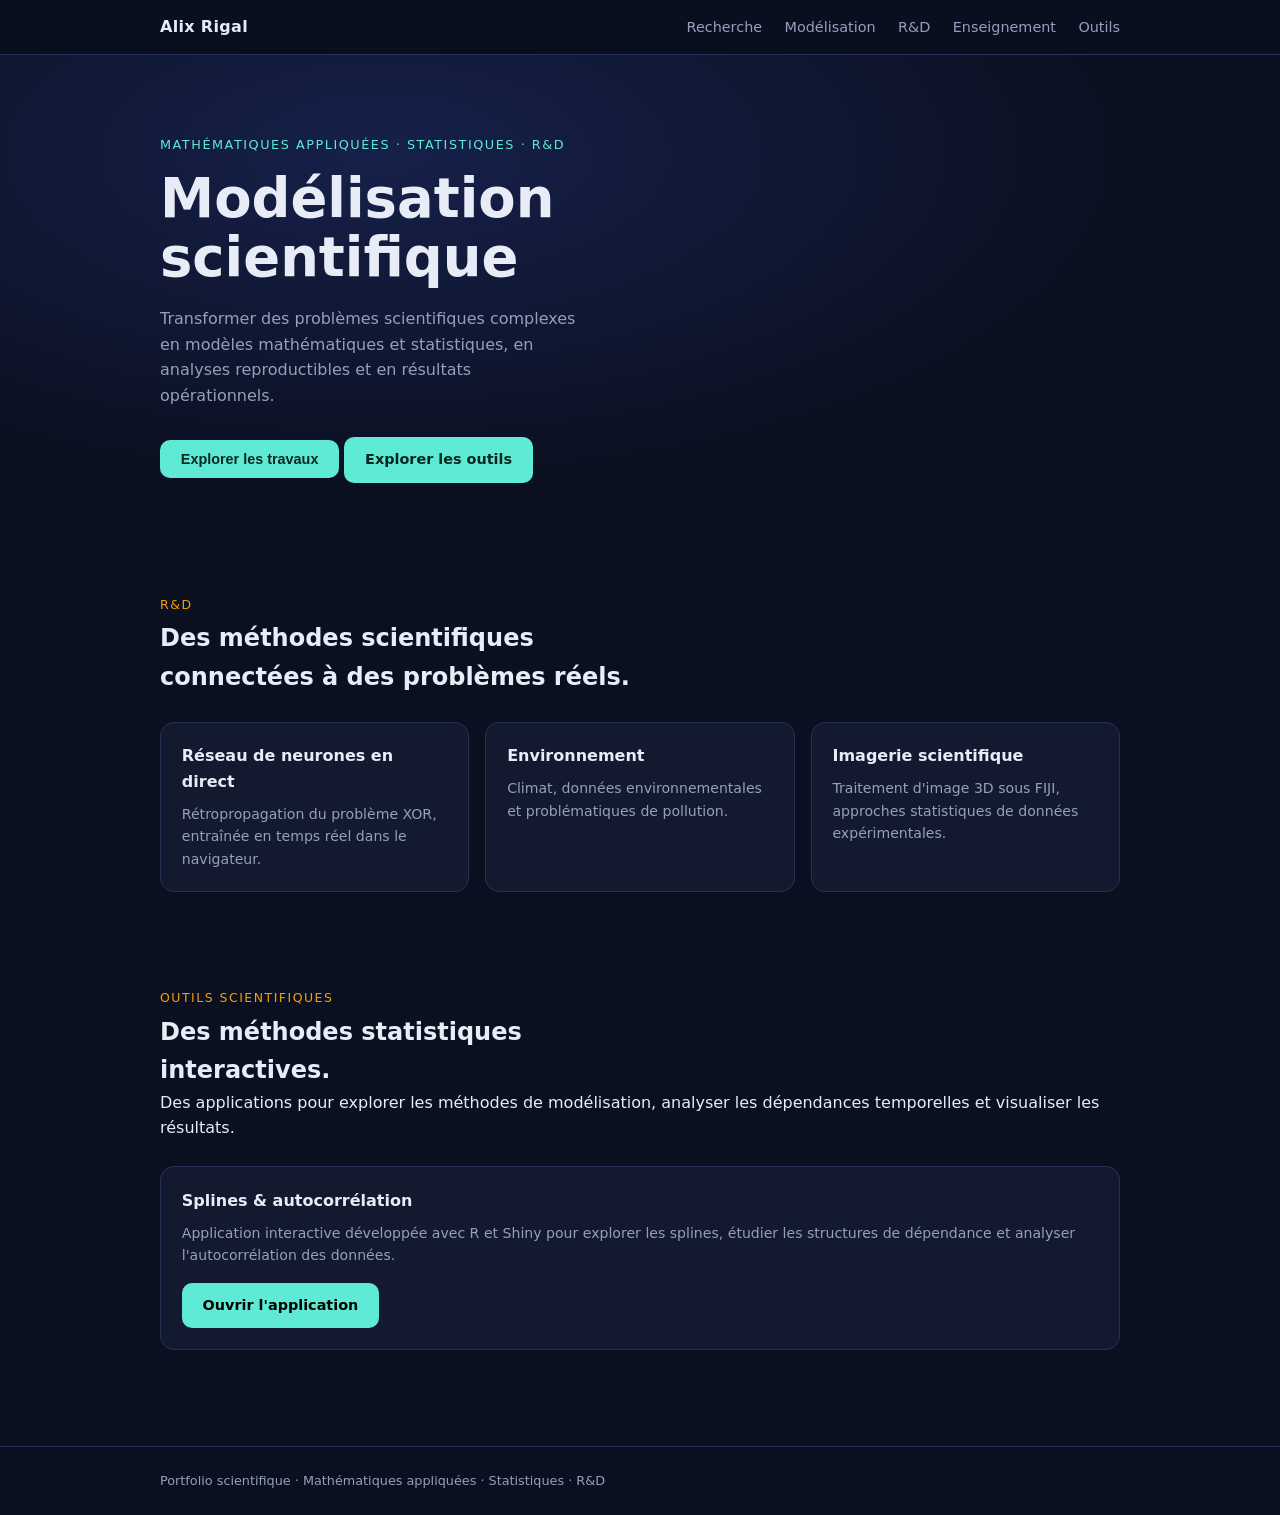
<file: index.html>
<!DOCTYPE html>
<html lang="fr">
<head>
  <meta charset="UTF-8">
  <meta name="viewport" content="width=device-width, initial-scale=1.0">
  <meta name="description" content="Portfolio scientifique — mathématiques appliquées, statistiques, R&D et enseignement.">
  <title>Portfolio scientifique</title>

  <!-- L'ORDRE COMPTE : common.css (variables) AVANT style.css (usage) -->
  <link rel="stylesheet" href="css/common.css">
  <link rel="stylesheet" href="css/style.css">
  <script src="js/script.js" defer></script>
</head>
<body>

  <header class="site-header">
    <div class="container nav">
      <a href="#" class="logo">Alix Rigal</a>
      <nav aria-label="Navigation principale">
        <ul class="nav-links">
          <li><a href="#research">Recherche</a></li>
          <li><a href="#modeling">Modélisation</a></li>
          <li><a href="#rd">R&amp;D</a></li>
          <li><a href="#teaching">Enseignement</a></li>
          <li><a href="#tools">Outils</a></li>
        </ul>
      </nav>
    </div>
  </header>
  
  <main>
    <section class="hero">
      <div class="container hero-content">
        <div class="hero-kicker">Mathématiques appliquées · Statistiques · R&amp;D</div>
        <h1>Modélisation<br>scientifique</h1>
        <p class="hero-lead">Transformer des problèmes scientifiques complexes en modèles
           mathématiques et statistiques, en analyses reproductibles et en résultats opérationnels.</p>
        <button class="button" id="explore-button">Explorer les travaux</button>
        <a href="#tools" class="button button-secondary">
        Explorer les outils
        </a>
      </div>
    </section>

    <!-- (sections research / modeling / teaching : reprenez vos
         cartes existantes à l'identique, seules les cartes R&D changent) -->

    <section id="rd" class="section">
      <div class="container">
        <div class="section-header">
          <div class="section-label">R&amp;D</div>
          <h2>Des méthodes scientifiques connectées à des problèmes réels.</h2>
        </div>
        <div class="cards">
          <!-- La carte devient un LIEN vers la page de démo -->
          <article class="card">
            <h3><a href="pages/projects/reseau-neurones/">Réseau de neurones en direct</a></h3>
            <p>Rétropropagation du problème XOR, entraînée en temps réel dans le navigateur.
               </p>
          </article>
          <article class="card">
            <h3>Environnement</h3>
            <p>Climat, données environnementales et problématiques de pollution.</p>
          </article>
          <article class="card">
            <h3>Imagerie scientifique</h3>
            <p>Traitement d'image 3D sous FIJI, approches statistiques
               de données expérimentales.</p>
          </article>
        </div>
      </div>
    </section>
    
    <section id="tools" class="section">
      <div class="container">
        <div class="section-header">
          <div class="section-label">Outils scientifiques</div>
          <h2>Des méthodes statistiques interactives.</h2>
          <p>
            Des applications pour explorer les méthodes de modélisation,
            analyser les dépendances temporelles et visualiser les résultats.
          </p>
        </div>
    
        <div class="cards">
    
          <!-- Application Shiny : splines et autocorrélation -->
          <article class="card">
            <h3>
              <a href="https://01a1653a-3d22-eb01-cddc-ee9ca5eb3f16.share.connect.posit.cloud"
                 target="_blank"
                 rel="noopener noreferrer">
                Splines &amp; autocorrélation
              </a>
            </h3>
    
            <p>
              Application interactive développée avec R et Shiny pour
              explorer les splines, étudier les structures de dépendance
              et analyser l'autocorrélation des données.
            </p>
    
            <a href="https://01a1653a-3d22-eb01-cddc-ee9ca5eb3f16.share.connect.posit.cloud"
               class="button"
               target="_blank"
               rel="noopener noreferrer">
              Ouvrir l'application
            </a>
          </article>
    
        </div>
      </div>
    </section>
  <main>
    

  <footer class="site-footer">
    <div class="container">
      <p>Portfolio scientifique · Mathématiques appliquées · Statistiques · R&amp;D</p>
    </div>
  </footer>

</body>
</html>
</file>
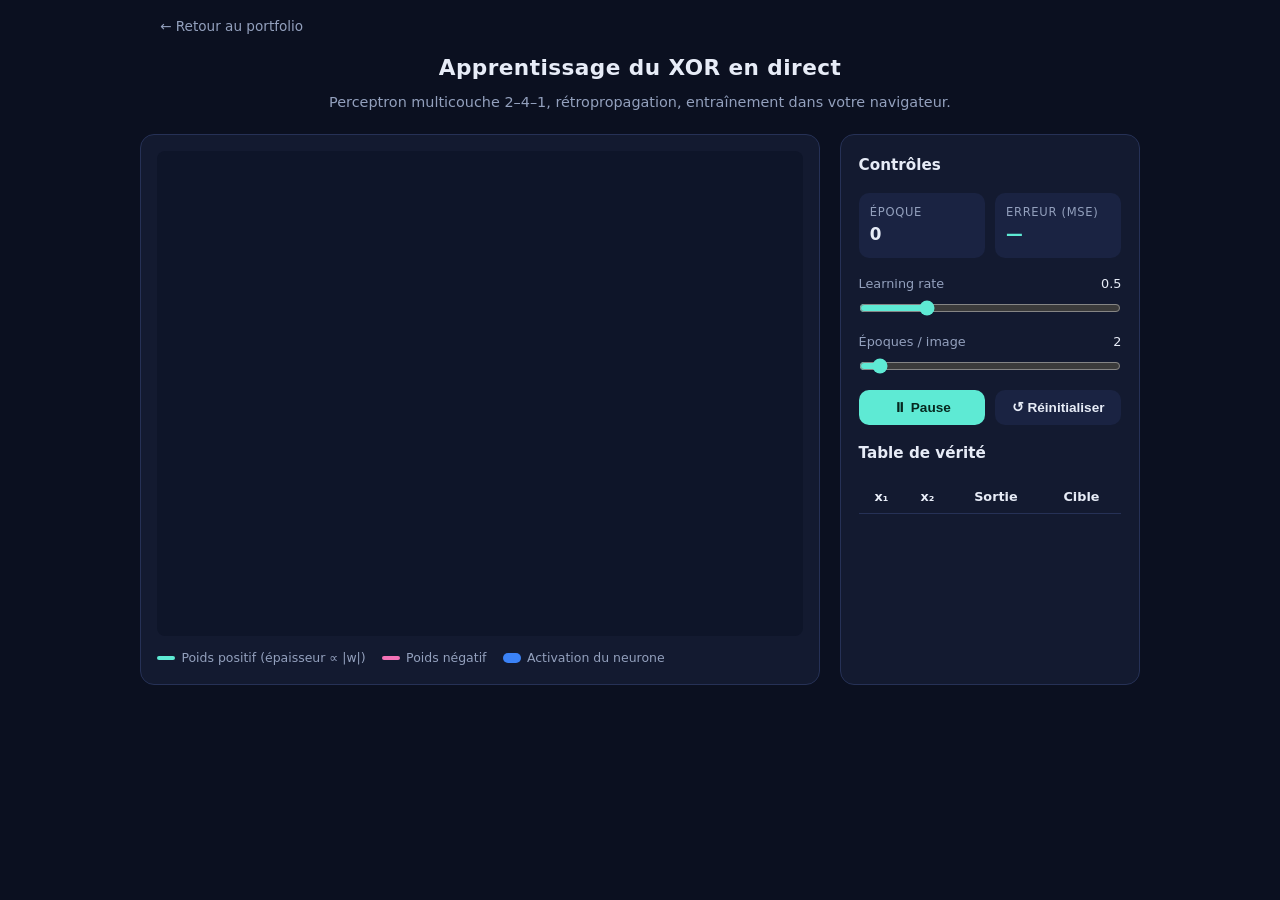
<file: projects/reseau-neurones/index.html>
<!doctype html>
<html lang="fr">
<head>
  <meta charset="UTF-8">
  <meta name="viewport" content="width=device-width, initial-scale=1.0">
  <meta name="description" content="Démo interactive : un réseau de neurones s'entraîne en direct dans le navigateur (XOR, rétropropagation, Vanilla JS + Canvas).">
  <title>Réseau de neurones en direct — Démo R&amp;D</title>

  <!-- L'ORDRE COMPTE : common.css (variables :root) AVANT demo.css.
       3 niveaux de dossier pour remonter à la racine du site. -->
  <link rel="stylesheet" href="../../../css/common.css">
  <link rel="stylesheet" href="assets/css/demo.css">
</head>
<body>

  <!-- Lien retour : la boucle de navigation est fermée -->
  <p class="back-link">
    <a href="../../../index.html">← Retour au portfolio</a>
  </p>

  <header>
    <h1>Apprentissage du XOR en direct</h1>
    <p>Perceptron multicouche 2–4–1, rétropropagation, entraînement dans votre navigateur.</p>
  </header>

  <div class="layout">
    <section class="canvas-card" aria-label="Visualisation du réseau">
      <canvas id="network-canvas" width="640" height="480" role="img"
              aria-label="Schéma animé du réseau de neurones en cours d'entraînement"></canvas>
      <div class="legend">
        <span><i class="swatch" style="background:#5eead4"></i>Poids positif (épaisseur ∝ |w|)</span>
        <span><i class="swatch" style="background:#f472b6"></i>Poids négatif</span>
        <span><i class="swatch" style="background:#3b82f6;height:10px;border-radius:5px"></i>Activation du neurone</span>
      </div>
    </section>

    <aside class="controls" aria-label="Contrôles de la simulation">
      <h2>Contrôles</h2>
      <div class="metric-grid">
        <div class="metric">
          <div class="label">Époque</div>
          <div class="value" id="epoch-val">0</div>
        </div>
        <div class="metric">
          <div class="label">Erreur (MSE)</div>
          <div class="value loss" id="loss-val">—</div>
        </div>
      </div>

      <div class="field">
        <label for="lr-slider">Learning rate <output id="lr-out">0.5</output></label>
        <input type="range" id="lr-slider" min="0.01" max="2" step="0.01" value="0.5" />
      </div>

      <div class="field">
        <label for="speed-slider">Époques / image <output id="speed-out">2</output></label>
        <input type="range" id="speed-slider" min="1" max="20" step="1" value="2" />
      </div>

      <div class="btn-row">
        <button id="play-btn" class="primary" aria-pressed="true">⏸ Pause</button>
        <button id="reset-btn">↺ Réinitialiser</button>
      </div>

      <h2>Table de vérité</h2>
      <table class="truth-table" aria-live="polite">
        <thead><tr><th>x₁</th><th>x₂</th><th>Sortie</th><th>Cible</th></tr></thead>
        <tbody id="truth-body"></tbody>
      </table>
    </aside>
  </div>

  <!-- type="module" : ES Modules activés, script automatiquement
       différé (exécuté après le HTML) et en mode strict. -->
  <script type="module" src="assets/js/neural/main.js"></script>
</body>
</html>
</file>
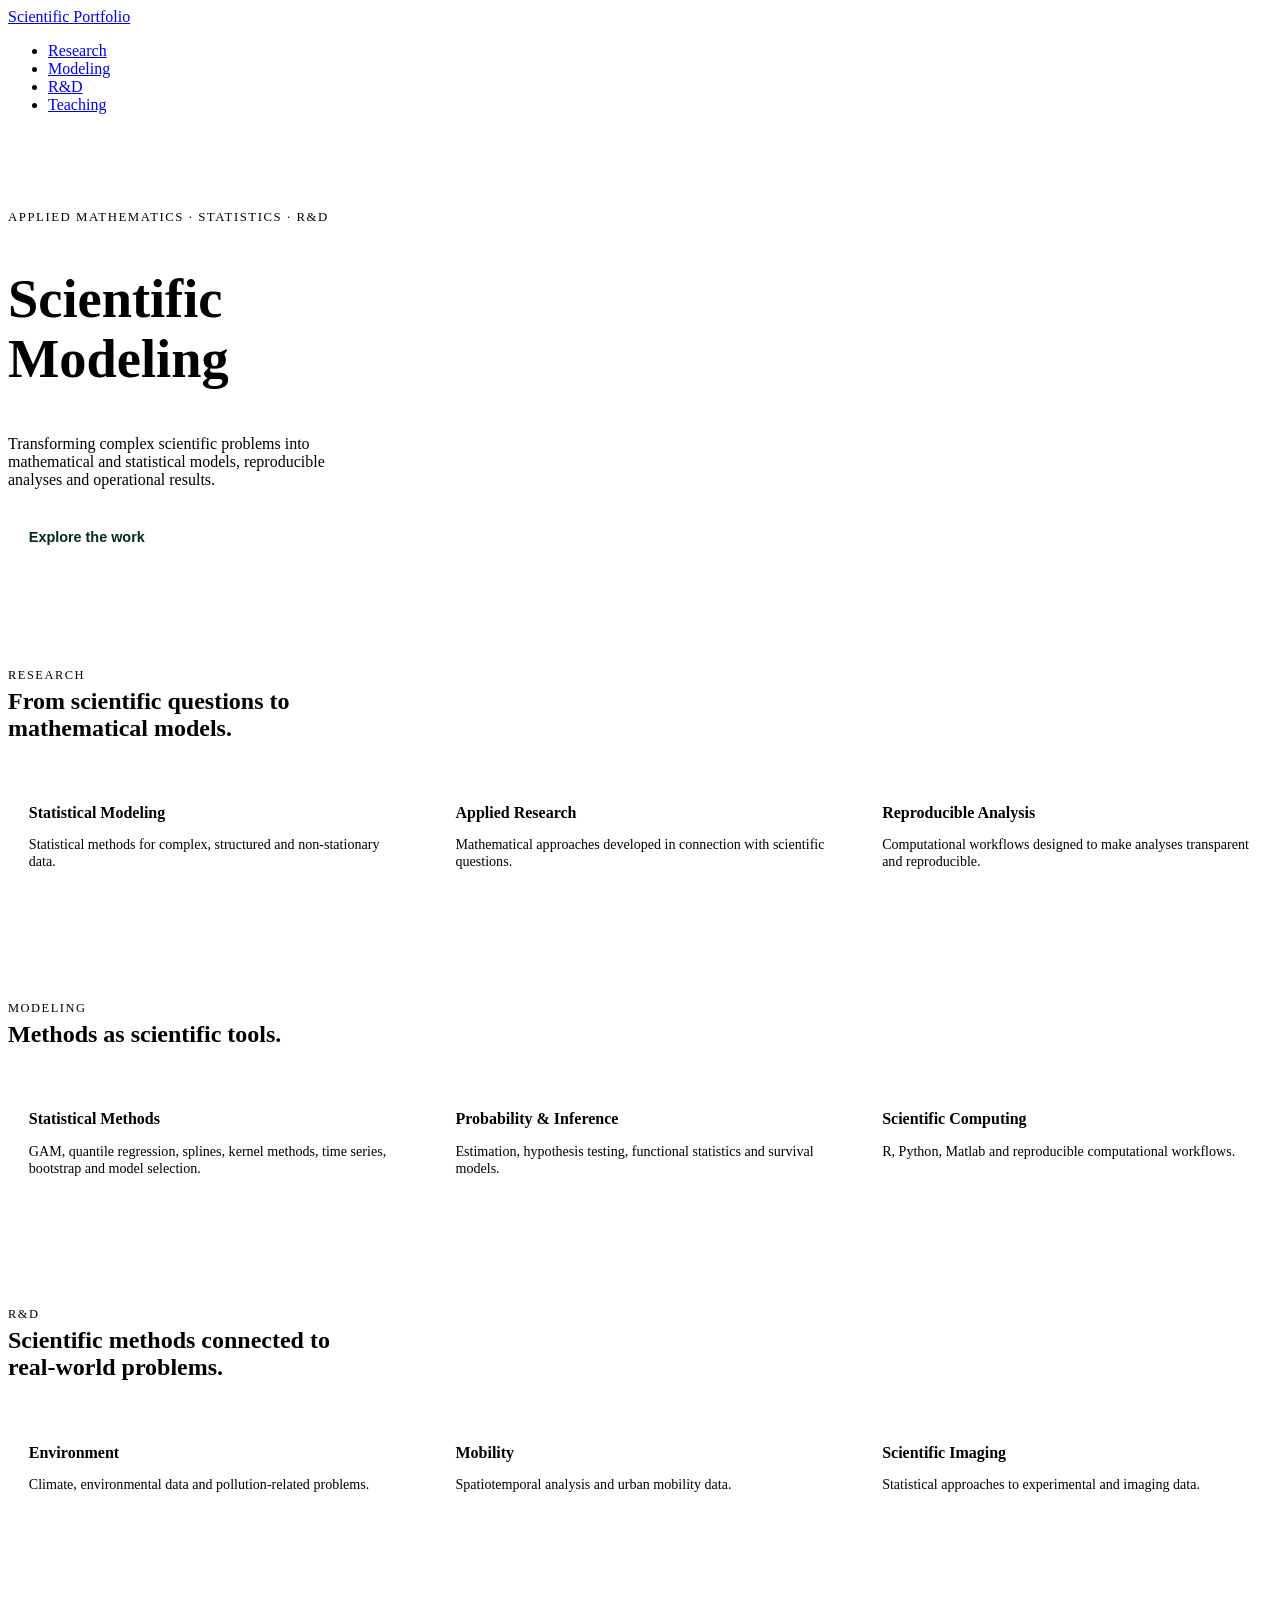
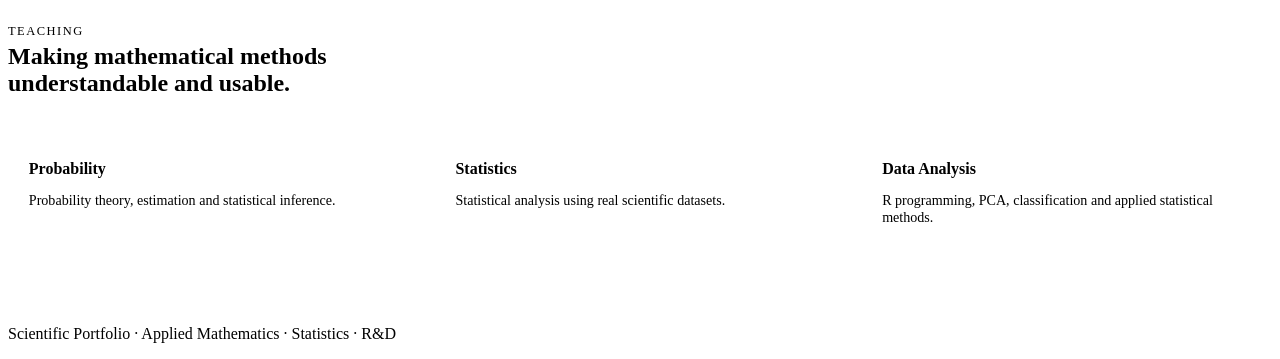
<file: index_init.html>
<!DOCTYPE html>

<html lang="fr">

<head>

    <meta charset="UTF-8">

    <meta
        name="viewport"
        content="width=device-width, initial-scale=1.0"
    >

    <meta
        name="description"
        content="Scientific portfolio in applied mathematics, statistics, research and R&D."
    >

    <title>Scientific Portfolio</title>

    <link rel="stylesheet" href="css/style.css">

    <script src="js/script.js" defer></script>

</head>


<body>


    <!-- =====================================================
         HEADER
         ===================================================== -->

    <header class="site-header">

        <div class="container nav">

            <a href="#" class="logo">
                Scientific Portfolio
            </a>

            <nav>

                <ul class="nav-links">

                    <li>
                        <a href="#research">
                            Research
                        </a>
                    </li>

                    <li>
                        <a href="#modeling">
                            Modeling
                        </a>
                    </li>

                    <li>
                        <a href="#rd">
                            R&D
                        </a>
                    </li>

                    <li>
                        <a href="#teaching">
                            Teaching
                        </a>
                    </li>

                </ul>

            </nav>

        </div>

    </header>


    <main>


        <!-- =================================================
             HERO
             ================================================= -->

        <section class="hero">

            <div class="container hero-content">

                <div class="hero-kicker">
                    Applied Mathematics · Statistics · R&D
                </div>

                <h1>
                    Scientific<br>
                    Modeling
                </h1>

                <p class="hero-lead">
                    Transforming complex scientific problems
                    into mathematical and statistical models,
                    reproducible analyses and operational results.
                </p>

                <button class="button" id="explore-button">
                    Explore the work
                </button>

            </div>

        </section>


        <!-- =================================================
             RESEARCH
             ================================================= -->

        <section id="research" class="section">

            <div class="container">

                <div class="section-header">

                    <div class="section-label">
                        Research
                    </div>

                    <h2>
                        From scientific questions
                        to mathematical models.
                    </h2>

                </div>


                <div class="cards">

                    <article class="card">

                        <h3>
                            Statistical Modeling
                        </h3>

                        <p>
                            Statistical methods for complex,
                            structured and non-stationary data.
                        </p>

                    </article>


                    <article class="card">

                        <h3>
                            Applied Research
                        </h3>

                        <p>
                            Mathematical approaches developed
                            in connection with scientific questions.
                        </p>

                    </article>


                    <article class="card">

                        <h3>
                            Reproducible Analysis
                        </h3>

                        <p>
                            Computational workflows designed
                            to make analyses transparent and reproducible.
                        </p>

                    </article>

                </div>

            </div>

        </section>


        <!-- =================================================
             MODELING
             ================================================= -->

        <section id="modeling" class="section">

            <div class="container">

                <div class="section-header">

                    <div class="section-label">
                        Modeling
                    </div>

                    <h2>
                        Methods as scientific tools.
                    </h2>

                </div>


                <div class="cards">

                    <article class="card">

                        <h3>
                            Statistical Methods
                        </h3>

                        <p>
                            GAM, quantile regression, splines,
                            kernel methods, time series,
                            bootstrap and model selection.
                        </p>

                    </article>


                    <article class="card">

                        <h3>
                            Probability & Inference
                        </h3>

                        <p>
                            Estimation, hypothesis testing,
                            functional statistics and
                            survival models.
                        </p>

                    </article>


                    <article class="card">

                        <h3>
                            Scientific Computing
                        </h3>

                        <p>
                            R, Python, Matlab and reproducible
                            computational workflows.
                        </p>

                    </article>

                </div>

            </div>

        </section>


        <!-- =================================================
             R&D
             ================================================= -->

        <section id="rd" class="section">

            <div class="container">

                <div class="section-header">

                    <div class="section-label">
                        R&D
                    </div>

                    <h2>
                        Scientific methods connected
                        to real-world problems.
                    </h2>

                </div>


                <div class="cards">

                    <article class="card">

                        <h3>
                            Environment
                        </h3>

                        <p>
                            Climate, environmental data
                            and pollution-related problems.
                        </p>

                    </article>


                    <article class="card">

                        <h3>
                            Mobility
                        </h3>

                        <p>
                            Spatiotemporal analysis and
                            urban mobility data.
                        </p>

                    </article>


                    <article class="card">

                        <h3>
                            Scientific Imaging
                        </h3>

                        <p>
                            Statistical approaches to
                            experimental and imaging data.
                        </p>

                    </article>

                </div>

            </div>

        </section>


        <!-- =================================================
             TEACHING
             ================================================= -->

        <section id="teaching" class="section">

            <div class="container">

                <div class="section-header">

                    <div class="section-label">
                        Teaching
                    </div>

                    <h2>
                        Making mathematical methods
                        understandable and usable.
                    </h2>

                </div>


                <div class="cards">

                    <article class="card">

                        <h3>
                            Probability
                        </h3>

                        <p>
                            Probability theory, estimation
                            and statistical inference.
                        </p>

                    </article>


                    <article class="card">

                        <h3>
                            Statistics
                        </h3>

                        <p>
                            Statistical analysis using
                            real scientific datasets.
                        </p>

                    </article>


                    <article class="card">

                        <h3>
                            Data Analysis
                        </h3>

                        <p>
                            R programming, PCA, classification
                            and applied statistical methods.
                        </p>

                    </article>

                </div>

            </div>

        </section>


    </main>


    <!-- =====================================================
         FOOTER
         ===================================================== -->

    <footer class="site-footer">

        <div class="container">

            <p>
                Scientific Portfolio · Applied Mathematics · Statistics · R&D
            </p>

        </div>

    </footer>


</body>

</html>
</file>
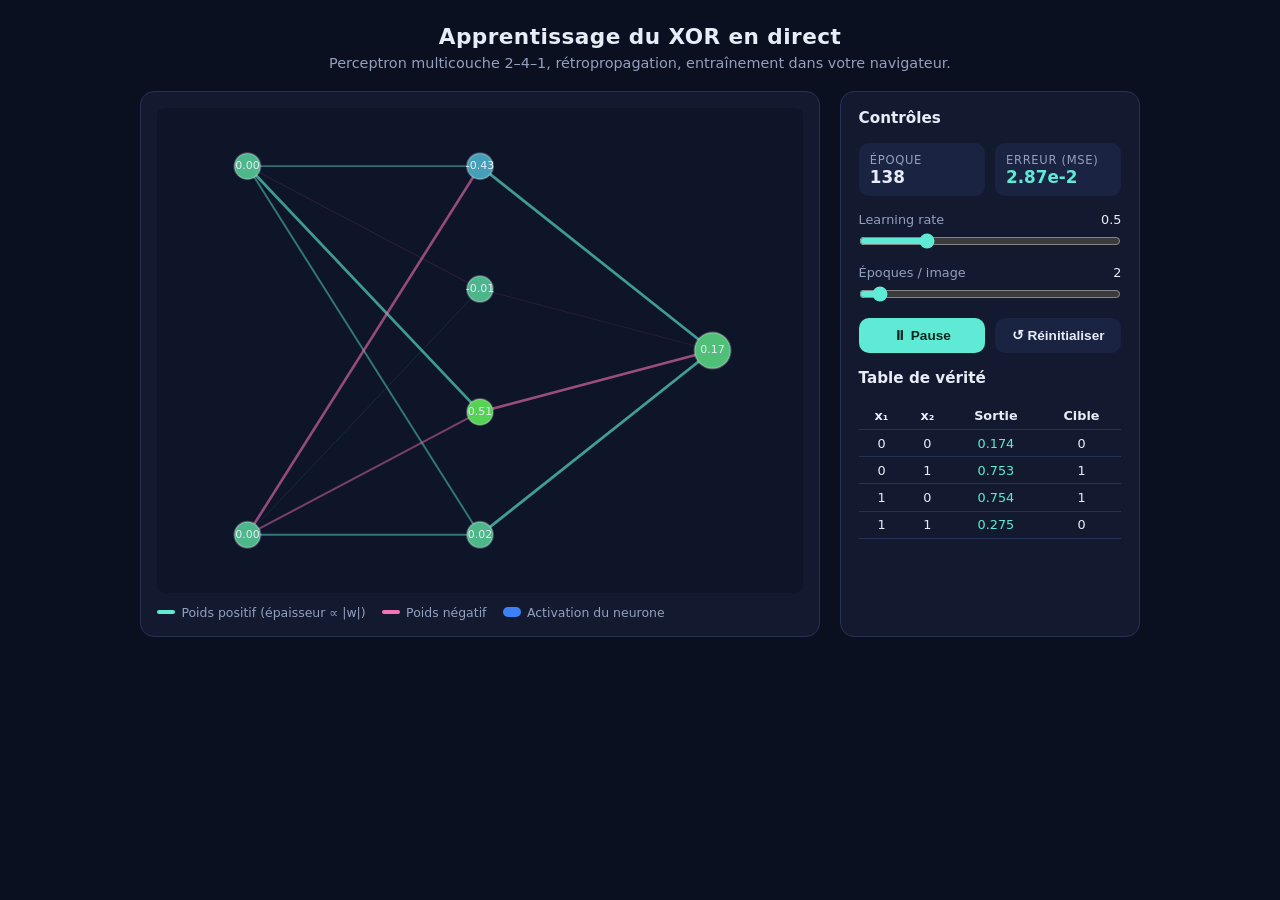
<file: projects/reseau-neurones/index_init.html>
<!doctype html>
<html lang="fr">
<head>
<meta charset="UTF-8" />
<meta name="viewport" content="width=device-width, initial-scale=1.0" />
<title>Démo R&D — Réseau de neurones XOR en direct</title>
<style>
  :root {
    --bg: #0b1020;
    --panel: #131a30;
    --panel-2: #1a2342;
    --text: #e7ecf7;
    --muted: #93a0bd;
    --accent: #5eead4;
    --accent-2: #f59e0b;
    --danger: #f472b6;
    color-scheme: dark;
  }
  * { box-sizing: border-box; margin: 0; padding: 0; }
  body {
    font-family: system-ui, "Segoe UI", Roboto, sans-serif;
    background: var(--bg);
    color: var(--text);
    min-height: 100vh;
    display: flex;
    flex-direction: column;
    align-items: center;
    padding: 1.5rem;
  }
  header { text-align: center; margin-bottom: 1.25rem; }
  header h1 { font-size: 1.35rem; font-weight: 700; letter-spacing: .02em; }
  header p { color: var(--muted); font-size: .9rem; margin-top: .35rem; }
  .layout {
    display: grid;
    grid-template-columns: minmax(0, 1fr) 300px;
    gap: 1.25rem;
    width: 100%;
    max-width: 1000px;
  }
  @media (max-width: 820px) { .layout { grid-template-columns: 1fr; } }
  .canvas-card {
    background: var(--panel);
    border: 1px solid #263156;
    border-radius: 14px;
    padding: 1rem;
    display: flex;
    flex-direction: column;
    gap: .75rem;
  }
  canvas {
    width: 100%;
    height: auto;
    display: block;
    border-radius: 8px;
    background: #0e1529;
    touch-action: none;
  }
  .legend {
    display: flex;
    flex-wrap: wrap;
    gap: 1rem;
    font-size: .78rem;
    color: var(--muted);
  }
  .legend span { display: inline-flex; align-items: center; gap: .4rem; }
  .swatch { width: 18px; height: 4px; border-radius: 2px; display: inline-block; }
  .controls {
    background: var(--panel);
    border: 1px solid #263156;
    border-radius: 14px;
    padding: 1.1rem;
    display: flex;
    flex-direction: column;
    gap: 1rem;
  }
  .controls h2 { font-size: .95rem; font-weight: 600; }
  .metric-grid { display: grid; grid-template-columns: 1fr 1fr; gap: .6rem; }
  .metric {
    background: var(--panel-2);
    border-radius: 10px;
    padding: .6rem .7rem;
  }
  .metric .label { font-size: .72rem; color: var(--muted); text-transform: uppercase; letter-spacing: .06em; }
  .metric .value { font-size: 1.05rem; font-weight: 700; font-variant-numeric: tabular-nums; }
  .metric .value.loss { color: var(--accent); }
  label { font-size: .8rem; color: var(--muted); }
  .field { display: flex; flex-direction: column; gap: .35rem; }
  .field output { color: var(--text); font-variant-numeric: tabular-nums; float: right; }
  input[type="range"] { width: 100%; accent-color: var(--accent); }
  .btn-row { display: flex; gap: .6rem; }
  button {
    flex: 1;
    padding: .6rem .9rem;
    border: none;
    border-radius: 10px;
    font-weight: 600;
    font-size: .85rem;
    cursor: pointer;
    background: var(--panel-2);
    color: var(--text);
    transition: transform .08s ease, background .15s ease;
  }
  button:hover { background: #233058; }
  button:active { transform: scale(.97); }
  button.primary { background: var(--accent); color: #06281f; }
  button.primary:hover { background: #7cf3de; }
  button:focus-visible, input:focus-visible { outline: 2px solid var(--accent-2); outline-offset: 2px; }
  .truth-table { width: 100%; border-collapse: collapse; font-size: .8rem; font-variant-numeric: tabular-nums; }
  .truth-table th, .truth-table td { padding: .35rem .5rem; text-align: center; border-bottom: 1px solid #263156; }
  .truth-table .ok { color: var(--accent); }
  .truth-table .ko { color: var(--danger); }
</style>
</head>
<body>
  <header>
    <h1>Apprentissage du XOR en direct</h1>
    <p>Perceptron multicouche 2–4–1, rétropropagation, entraînement dans votre navigateur.</p>
  </header>

  <div class="layout">
    <section class="canvas-card" aria-label="Visualisation du réseau">
      <canvas id="network-canvas" width="640" height="480" role="img"
              aria-label="Schéma animé du réseau de neurones en cours d'entraînement"></canvas>
      <div class="legend">
        <span><i class="swatch" style="background:#5eead4"></i>Poids positif (épaisseur ∝ |w|)</span>
        <span><i class="swatch" style="background:#f472b6"></i>Poids négatif</span>
        <span><i class="swatch" style="background:#3b82f6;height:10px;border-radius:5px"></i>Activation du neurone</span>
      </div>
    </section>

    <aside class="controls" aria-label="Contrôles de la simulation">
      <h2>Contrôles</h2>
      <div class="metric-grid">
        <div class="metric">
          <div class="label">Époque</div>
          <div class="value" id="epoch-val">0</div>
        </div>
        <div class="metric">
          <div class="label">Erreur (MSE)</div>
          <div class="value loss" id="loss-val">—</div>
        </div>
      </div>

      <div class="field">
        <label for="lr-slider">Learning rate <output id="lr-out">0.5</output></label>
        <input type="range" id="lr-slider" min="0.01" max="2" step="0.01" value="0.5" />
      </div>

      <div class="field">
        <label for="speed-slider">Époques / image <output id="speed-out">2</output></label>
        <input type="range" id="speed-slider" min="1" max="20" step="1" value="2" />
      </div>

      <div class="btn-row">
        <button id="play-btn" class="primary" aria-pressed="true">⏸ Pause</button>
        <button id="reset-btn">↺ Réinitialiser</button>
      </div>

      <h2>Table de vérité</h2>
      <table class="truth-table" aria-live="polite">
        <thead><tr><th>x₁</th><th>x₂</th><th>Sortie</th><th>Cible</th></tr></thead>
        <tbody id="truth-body"></tbody>
      </table>
    </aside>
  </div>

<script>
/* =====================================================================
 * NOTE ARCHITECTURALE
 * Dans votre portfolio réel, ce script est découpé en ES Modules :
 *   js/neural/NeuralNetwork.js  → class NeuralNetwork
 *   js/neural/Visualizer.js     → class NetworkVisualizer
 *   js/neural/main.js           → contrôleur (import des deux, wiring UI)
 * Tout est inliné ici pour rendre le fichier autonome et testable.
 * ===================================================================== */

/* ------------------- MODULE 1 : NeuralNetwork ------------------- */
/* Réseau 2–4–1 (tanh → sigmoïde) résolvant le XOR.
 * API publique :
 *   - forward(x)            : retourne les activations de chaque couche
 *   - trainEpoch(lr)        : une époque complète (4 exemples), renvoie la MSE
 *   - getState()            : snapshot sérialisable (poids, biais, activations)
 * Ne touche NI au DOM NI au canvas : c'est du calcul pur, testable
 * et réutilisable (il vit dans votre dossier js/neural/, pas dans la page). */

class NeuralNetwork {
  constructor(etaTopology = [2, 4, 1], seed = 42) {
    this.sizes = etaTopology;
    // PRNG déterministe (mulberry32) : rendances reproductibles —
    // indispensable pour un affichage stable et des tests unitaires.
    this._rng = this._mulberry32(seed);
    this.reset();
  }

  _mulberry32(a) {
    return function () {
      a |= 0; a = (a + 0x6D2B79F5) | 0;
      let t = Math.imul(a ^ (a >>> 15), 1 | a);
      t = (t + Math.imul(t ^ (t >>> 7), 61 | t)) ^ t;
      return ((t ^ (t >>> 14)) >>> 0) / 4294967296;
    };
  }

  reset() {
    const [nIn, , nOut] = this.sizes;
    // Initialisation Xavier/He : variance proportionnelle à 1/fan-in,
    // évite la saturation des tanh et accélère la convergence.
    this.weights = [];
    this.biases = [];
    for (let l = 0; l < this.sizes.length - 1; l++) {
      const fanIn = this.sizes[l], fanOut = this.sizes[l + 1];
      const scale = Math.sqrt(2 / (fanIn + fanOut));
      const W = new Float64Array(fanIn * fanOut);
      for (let i = 0; i < W.length; i++) W[i] = (this._rng() * 2 - 1) * scale * 3;
      this.weights.push(W);
      this.biases.push(new Float64Array(fanOut)); // biais init à 0
    }
    this.epoch = 0;
    this.lastActivations = this.forward([0, 0]);
    return this.getState();
  }

  /* Passe avant. tanh sur les couches cachées (dérivée simple, sortie
   * centrée), sigmoïde en sortie pour une probabilité ∈ [0, 1].
   * Tableaux typés Float64Array : contiguous memory, zéro GC pressure. */
  forward(input) {
    const acts = [Float64Array.from(input)];
    for (let l = 0; l < this.weights.length; l++) {
      const W = this.weights[l], b = this.biases[l];
      const prev = acts[l], out = new Float64Array(b.length);
      for (let j = 0; j < b.length; j++) {
        let z = b[j];
        for (let i = 0; i < prev.length; i++) z += W[i * b.length + j] * prev[i];
        out[j] = (l === this.weights.length - 1)
          ? 1 / (1 + Math.exp(-z))           // sigmoïde (sortie)
          : Math.tanh(z);                    // tanh (couches cachées)
      }
      acts.push(out);
    }
    return acts;
  }

  /* Rétropropagation sur le mini-batch complet (les 4 exemples du XOR).
   * Retourne la perte quadratique moyenne de l'époque. */
  trainEpoch(lr) {
    const data = [[0,0,0],[0,1,1],[1,0,1],[1,1,0]];
    const L = this.weights.length;
    // Accumulateurs de gradients, réalloués une seule fois par époque.
    const gW = this.weights.map(W => new Float64Array(W.length));
    const gB = this.biases.map(b => new Float64Array(b.length));
    let loss = 0;

    for (const [x1, x2, target] of data) {
      const acts = this.forward([x1, x2]);
      const out = acts[L][0];
      loss += 0.5 * (out - target) ** 2;

      // Delta de sortie : dérivée croisée simplifiée (MSE + sigmoïde).
      let delta = new Float64Array([(out - target) * out * (1 - out)]);
      for (let l = L - 1; l >= 0; l--) {
        const prev = acts[l], W = this.weights[l];
        // Accumulation des gradients
        for (let i = 0; i < prev.length; i++)
          for (let j = 0; j < delta.length; j++)
            gW[l][i * delta.length + j] += prev[i] * delta[j];
        for (let j = 0; j < delta.length; j++) gB[l][j] += delta[j];

        if (l > 0) {
          // Propagation du delta vers la couche précédente (tanh')
          const nextDelta = new Float64Array(prev.length);
          for (let i = 0; i < prev.length; i++) {
            let e = 0;
            for (let j = 0; j < delta.length; j++) e += W[i * delta.length + j] * delta[j];
            nextDelta[i] = e * (1 - prev[i] * prev[i]);
          }
          delta = nextDelta;
        }
      }
    }

    // Descente de gradient (batch, pas de momentum pour rester lisible)
    for (let l = 0; l < L; l++) {
      for (let k = 0; k < this.weights[l].length; k++)
        this.weights[l][k] -= lr * gW[l][k] / 4;
      for (let j = 0; j < this.biases[l].length; j++)
        this.biases[l][j] -= lr * gB[l][j] / 4;
    }

    this.epoch++;
    this.lastActivations = this.forward([0, 0]);
    return loss / 4;
  }

  /* Snapshot immuable de l'état : le visualiseur ne lit JAMAIS les
   * tableaux internes du réseau — découplage total modèle/vue. */
  getState() {
    return {
      epoch: this.epoch,
      sizes: this.sizes.slice(),
      weights: this.weights.map(W => Array.from(W)),
      biases: this.biases.map(b => Array.from(b)),
      activations: this.lastActivations.map(a => Array.from(a)),
    };
  }
}

/* ------------------- MODULE 2 : NetworkVisualizer ------------------- */
/* Responsabilité unique : transformer un état (getState()) en pixels.
 * Ne connaît ni le DOM de contrôle ni la logique d'apprentissage.
 * Boucle interne requestAnimationFrame pilotée de l'extérieur. */

class NetworkVisualizer {
  constructor(canvas) {
    this.canvas = canvas;
    this.ctx = canvas.getContext('2d');
    this.dpr = Math.min(window.devicePixelRatio || 1, 2);
    this.resize();
    window.addEventListener('resize', () => this.resize());
  }

  /* Haute densité de pixels : le canvas est dessiné en dpr× puis
   * réduit en CSS — texte et connexions nets sur écrans Retina. */
  resize() {
    const { clientWidth, clientHeight } = this.canvas;
    this.w = clientWidth; this.h = clientHeight;
    this.canvas.width = clientWidth * this.dpr;
    this.canvas.height = clientHeight * this.dpr;
    this.ctx.setTransform(this.dpr, 0, 0, this.dpr, 0, 0);
  }

  /* Position des neurones, calculée une seule fois par géométrie,
   * pas à chaque frame (layout en colonnes, marges en %). */
  _layout(sizes) {
    const nodes = [];
    const padX = this.w * 0.14, padY = this.h * 0.12;
    sizes.forEach((n, layer) => {
      const x = padX + layer * (this.w - 2 * padX) / (sizes.length - 1);
      for (let i = 0; i < n; i++) {
        const y = n === 1 ? this.h / 2
          : padY + i * (this.h - 2 * padY) / (n - 1);
        nodes.push({ x, y, layer, index: i });
      }
    });
    return nodes;
  }

  render(state) {
    const ctx = this.ctx;
    ctx.clearRect(0, 0, this.w, this.h);
    const nodes = this._layout(state.sizes);

    /* --- Connexions : couleur = signe, épaisseur = |w| ---
     * Le mapping visuel encode directement la grandeur mathématique. */
    let nodeIdx = 0;
    const layerStart = [];
    state.sizes.forEach((n, l) => { layerStart[l] = nodeIdx; nodeIdx += n; });

    for (let l = 0; l < state.weights.length; l++) {
      const W = state.weights[l], nOut = state.sizes[l + 1];
      for (let i = 0; i < state.sizes[l]; i++) {
        for (let j = 0; j < nOut; j++) {
          const w = W[i * nOut + j];
          const a = nodes[layerStart[l] + i], b = nodes[layerStart[l + 1] + j];
          const mag = Math.min(Math.abs(w), 3) / 3;          // normalisation
          const alpha = 0.15 + 0.75 * mag;
          ctx.strokeStyle = w >= 0
            ? `rgba(94, 234, 212, ${alpha})`   // positif → turquoise
            : `rgba(244, 114, 182, ${alpha})`; // négatif → rose
          ctx.lineWidth = 0.5 + 3.5 * mag;
          ctx.beginPath();
          // Léger décalage vertical par neurone de départ : les arêtes
          // qui partagent un nœud ne se superposent pas parfaitement.
          ctx.moveTo(a.x, a.y);
          ctx.lineTo(b.x, b.y);
          ctx.stroke();
        }
      }
    }

    /* --- Neurones : rayon fixe, remplissage = activation ∈ [-1,1] --- */
    let k = 0;
    for (let layer = 0; layer < state.sizes.length; layer++) {
      for (let i = 0; i < state.sizes[layer]; i++, k++) {
        const n = nodes[k];
        const act = state.activations[layer][i] ?? 0;
        const isOutput = layer === state.sizes.length - 1;
        const r = isOutput ? 18 : 13;

        ctx.beginPath();
        ctx.arc(n.x, n.y, r, 0, Math.PI * 2);
        // Interpolation bleu (inactive) → turquoise (active)
        const t = Math.max(0, Math.min(1, (act + 1) / 2));
        ctx.fillStyle = `rgb(${Math.round(59 + 35 * t)}, ${Math.round(130 + 104 * t)}, ${Math.round(246 - 214 * t)})`;
        ctx.fill();
        ctx.lineWidth = 2;
        ctx.strokeStyle = 'rgba(255,255,255,0.25)';
        ctx.stroke();

        // Valeur d'activation affichée (pédagogie)
        ctx.fillStyle = '#e7ecf7';
        ctx.font = '11px system-ui';
        ctx.textAlign = 'center';
        ctx.textBaseline = 'middle';
        ctx.fillText(act.toFixed(2), n.x, n.y);
      }
    }
  }
}

/* ------------------- MODULE 3 : main (contrôleur) ------------------- */
/* Seul endroit où l'on parle au DOM. Principe clé : les événements
 * 'input' ne font QUE muter une variable — tout le travail lourd est
 * regroupé dans la boucle rAF, une seule écriture DOM par frame. */

const $ = id => document.getElementById(id);
const net = new NeuralNetwork([2, 4, 1]);
const viz = new NetworkVisualizer($('network-canvas'));

const params = { lr: 0.5, epochsPerFrame: 2, running: true };
let lastState = net.getState();

/* Regroupement des mises à jour DOM : lire layout → écrire → relayout
 * est coûteux ; on n'écrit qu'une fois par image, dans le rAF. */
function updateDOM(state, loss) {
  $('epoch-val').textContent = state.epoch;
  $('loss-val').textContent = loss == null ? '—' : loss.toExponential(2);
  const rows = [[0,0],[0,1],[1,0],[1,1]];
  const targets = [0, 1, 1, 0];
  $('truth-body').innerHTML = rows.map(([a, b], i) => {
    const out = net.forward([a, b]).at(-1)[0];
    const ok = Math.round(out) === targets[i];
    return `<tr><td>${a}</td><td>${b}</td><td class="${ok ? 'ok' : 'ko'}">${out.toFixed(3)}</td><td>${targets[i]}</td></tr>`;
  }).join('');
}

/* Boucle d'animation unique : 60 FPS = ~16.7 ms de budget par image.
 * On entraîne N époques (< 1 ms chacune), on pique un snapshot, on
 * redessine, on met à jour le texte. Aucun setInterval, aucun setTimeout. */
function frame() {
  if (params.running) {
    let loss = null;
    for (let e = 0; e < params.epochsPerFrame; e++) loss = net.trainEpoch(params.lr);
    lastState = net.getState();
    updateDOM(lastState, loss);
  }
  viz.render(lastState);
  requestAnimationFrame(frame);
}

/* Contrôles : délégation d'événements + pas de travail dans le handler */
$('lr-slider').addEventListener('input', e => {
  params.lr = +e.target.value;
  $('lr-out').textContent = params.lr.toFixed(2);
});
$('speed-slider').addEventListener('input', e => {
  params.epochsPerFrame = +e.target.value;
  $('speed-out').textContent = params.epochsPerFrame;
});
$('play-btn').addEventListener('click', e => {
  params.running = !params.running;
  e.target.textContent = params.running ? '⏸ Pause' : '▶ Lecture';
  e.target.setAttribute('aria-pressed', String(params.running));
});
$('reset-btn').addEventListener('click', () => {
  lastState = net.reset();
  updateDOM(lastState, null);
});

updateDOM(lastState, null);
requestAnimationFrame(frame);
</script>
</body>
</html>
</file>
<file: css/common.css>
/* =====================================================================
   common.css — socle partagé par TOUTES les pages du site.
   Contient : variables de design, reset minimal, header, footer,
   conteneurs. Rien de spécifique à une page.
   ===================================================================== */

/* --- Design system : la seule source de vérité des couleurs --- */
:root {
  --bg: #0b1020;          /* fond principal */
  --panel: #131a30;      /* surfaces (cartes) */
  --border: #263156;     /* bordures discrètes */
  --text: #e7ecf7;       /* texte principal */
  --muted: #93a0bd;       /* texte secondaire */
  --accent: #5eead4;     /* turquoise : liens, actions */
  --accent-2: #f59e0b;   /* ambre : focus, éléments secondaires */
  --maxw: 1000px;        /* largeur de lecture */
  color-scheme: dark;    /* dit au navigateur : thème sombre */
}

* { box-sizing: border-box; margin: 0; padding: 0; }

body {
  font-family: system-ui, "Segoe UI", Roboto, sans-serif;
  background: var(--bg);
  color: var(--text);
  line-height: 1.6;
}

.container { max-width: var(--maxw); margin: 0 auto; padding: 0 1.25rem; }

/* --- Header sticky : toujours accessible, nav visible --- */
.site-header {
  position: sticky; top: 0; z-index: 50;
  background: rgba(11, 16, 32, 0.85);
  backdrop-filter: blur(8px);
  border-bottom: 1px solid var(--border);
}
.site-header .nav {
  display: flex; align-items: center; justify-content: space-between;
  padding-block: 0.9rem;
}
.logo { color: var(--text); text-decoration: none; font-weight: 700; letter-spacing: .02em; }
.nav-links { display: flex; gap: 1.4rem; list-style: none; flex-wrap: wrap; }
.nav-links a { color: var(--muted); text-decoration: none; font-size: .9rem; }
.nav-links a:hover, .nav-links a:focus-visible { color: var(--accent); }

/* --- Footer --- */
.site-footer { border-top: 1px solid var(--border); margin-top: 3rem; }
.site-footer p { color: var(--muted); font-size: .8rem; padding-block: 1.5rem; }

/* --- Accessibilité clavier : jamais de focus invisible --- */
:focus-visible { outline: 2px solid var(--accent-2); outline-offset: 2px; }

@media (prefers-reduced-motion: reduce) {
  * { scroll-behavior: auto !important; transition: none !important; }
}
</file>
<file: css/style.css>
/* =====================================================================
   style.css — styles PROPRES à la page d'accueil uniquement.
   Dépend de common.css (importé avant).
   ===================================================================== */

/* --- Hero : pleine largeur, message central --- */
.hero {
  padding: 5rem 0 4rem;
  background: radial-gradient(ellipse at 30% 20%, #16204a 0%, var(--bg) 60%);
}
.hero-kicker {
  color: var(--accent); font-size: .8rem;
  text-transform: uppercase; letter-spacing: .12em; margin-bottom: .8rem;
}
.hero h1 { font-size: clamp(2.2rem, 6vw, 3.4rem); line-height: 1.1; }
.hero-lead { color: var(--muted); max-width: 42ch; margin: 1.1rem 0 1.8rem; }
.button {
  display: inline-block; padding: .7rem 1.3rem;
  background: var(--accent); color: #06281f;
  border: none; border-radius: 10px;
  font-weight: 600; font-size: .9rem; cursor: pointer;
  text-decoration: none;
}
.button:hover { filter: brightness(1.1); }

/* --- Sections : ancre scroll-margin pour ne pas passer
     sous le header sticky lors d'un clic de navigation --- */
.section { padding: 3rem 0; scroll-margin-top: 4.5rem; }
.section-header { margin-bottom: 1.6rem; }
.section-label {
  color: var(--accent-2); font-size: .78rem;
  text-transform: uppercase; letter-spacing: .12em;
}
.section-header h2 { font-size: 1.5rem; margin-top: .3rem; max-width: 30ch; }

/* --- Grille de cartes : Grid auto-fit = responsive sans media query --- */
.cards {
  display: grid;
  grid-template-columns: repeat(auto-fit, minmax(260px, 1fr));
  gap: 1rem;
}
.card {
  background: var(--panel);
  border: 1px solid var(--border);
  border-radius: 14px;
  padding: 1.3rem;
  transition: transform .15s ease, border-color .15s ease;
}
.card:hover { transform: translateY(-3px); border-color: var(--accent); }
.card h3 { font-size: 1rem; margin-bottom: .5rem; }
.card p { color: var(--muted); font-size: .88rem; }
.card a { color: var(--text); text-decoration: none; }
.card a:hover { color: var(--accent); }
.card .button {
  display: inline-block;
  margin-top: 1rem;
  text-decoration: none;
}
.card a.button {
  color: #000000;
}
</file>
<file: projects/reseau-neurones/assets/css/demo.css>
/* =====================================================================
 * demo.css — styles PROPRES à la page de démo.
 * Chemin : pages/projets/reseau-neurones/assets/css/demo.css
 * Les variables (--bg, --panel, --accent…), le reset et le :focus-visible
 * viennent de common.css, importé AVANT ce fichier dans le HTML.
 * ===================================================================== */

.back-link { width: 100%; max-width: 1000px; padding: .8rem 1.25rem 0; }
.back-link a { color: var(--muted); text-decoration: none; font-size: .85rem; }
.back-link a:hover, .back-link a:focus-visible { color: var(--accent); }

body {
  font-family: system-ui, "Segoe UI", Roboto, sans-serif;
  background: var(--bg);
  color: var(--text);
  min-height: 100vh;
  display: flex;
  flex-direction: column;
  align-items: center;
  padding: 0 1.5rem 1.5rem;
}

header { text-align: center; margin: .8rem 0 1.25rem; }
header h1 { font-size: 1.35rem; font-weight: 700; letter-spacing: .02em; }
header p { color: var(--muted); font-size: .9rem; margin-top: .35rem; }

.layout {
  display: grid;
  grid-template-columns: minmax(0, 1fr) 300px;
  gap: 1.25rem;
  width: 100%;
  max-width: 1000px;
}
@media (max-width: 820px) { .layout { grid-template-columns: 1fr; } }

.canvas-card {
  background: var(--panel);
  border: 1px solid #263156;
  border-radius: 14px;
  padding: 1rem;
  display: flex;
  flex-direction: column;
  gap: .75rem;
}

canvas {
  width: 100%;
  height: auto;
  display: block;
  border-radius: 8px;
  background: #0e1529;
  touch-action: none;
}

.legend {
  display: flex;
  flex-wrap: wrap;
  gap: 1rem;
  font-size: .78rem;
  color: var(--muted);
}
.legend span { display: inline-flex; align-items: center; gap: .4rem; }
.swatch { width: 18px; height: 4px; border-radius: 2px; display: inline-block; }

.controls {
  background: var(--panel);
  border: 1px solid #263156;
  border-radius: 14px;
  padding: 1.1rem;
  display: flex;
  flex-direction: column;
  gap: 1rem;
}
.controls h2 { font-size: .95rem; font-weight: 600; }

.metric-grid { display: grid; grid-template-columns: 1fr 1fr; gap: .6rem; }
.metric { background: #1a2342; border-radius: 10px; padding: .6rem .7rem; }
.metric .label { font-size: .72rem; color: var(--muted); text-transform: uppercase; letter-spacing: .06em; }
.metric .value { font-size: 1.05rem; font-weight: 700; font-variant-numeric: tabular-nums; }
.metric .value.loss { color: var(--accent); }

label { font-size: .8rem; color: var(--muted); }
.field { display: flex; flex-direction: column; gap: .35rem; }
.field output { color: var(--text); font-variant-numeric: tabular-nums; float: right; }
input[type="range"] { width: 100%; accent-color: var(--accent); }

.btn-row { display: flex; gap: .6rem; }
button {
  flex: 1;
  padding: .6rem .9rem;
  border: none;
  border-radius: 10px;
  font-weight: 600;
  font-size: .85rem;
  cursor: pointer;
  background: #1a2342;
  color: var(--text);
  transition: transform .08s ease, background .15s ease;
}
button:hover { background: #233058; }
button:active { transform: scale(.97); }
button.primary { background: var(--accent); color: #06281f; }
button.primary:hover { background: #7cf3de; }

.truth-table { width: 100%; border-collapse: collapse; font-size: .8rem; font-variant-numeric: tabular-nums; }
.truth-table th, .truth-table td { padding: .35rem .5rem; text-align: center; border-bottom: 1px solid #263156; }
.truth-table .ok { color: var(--accent); }
.truth-table .ko { color: #f472b6; }
</file>
